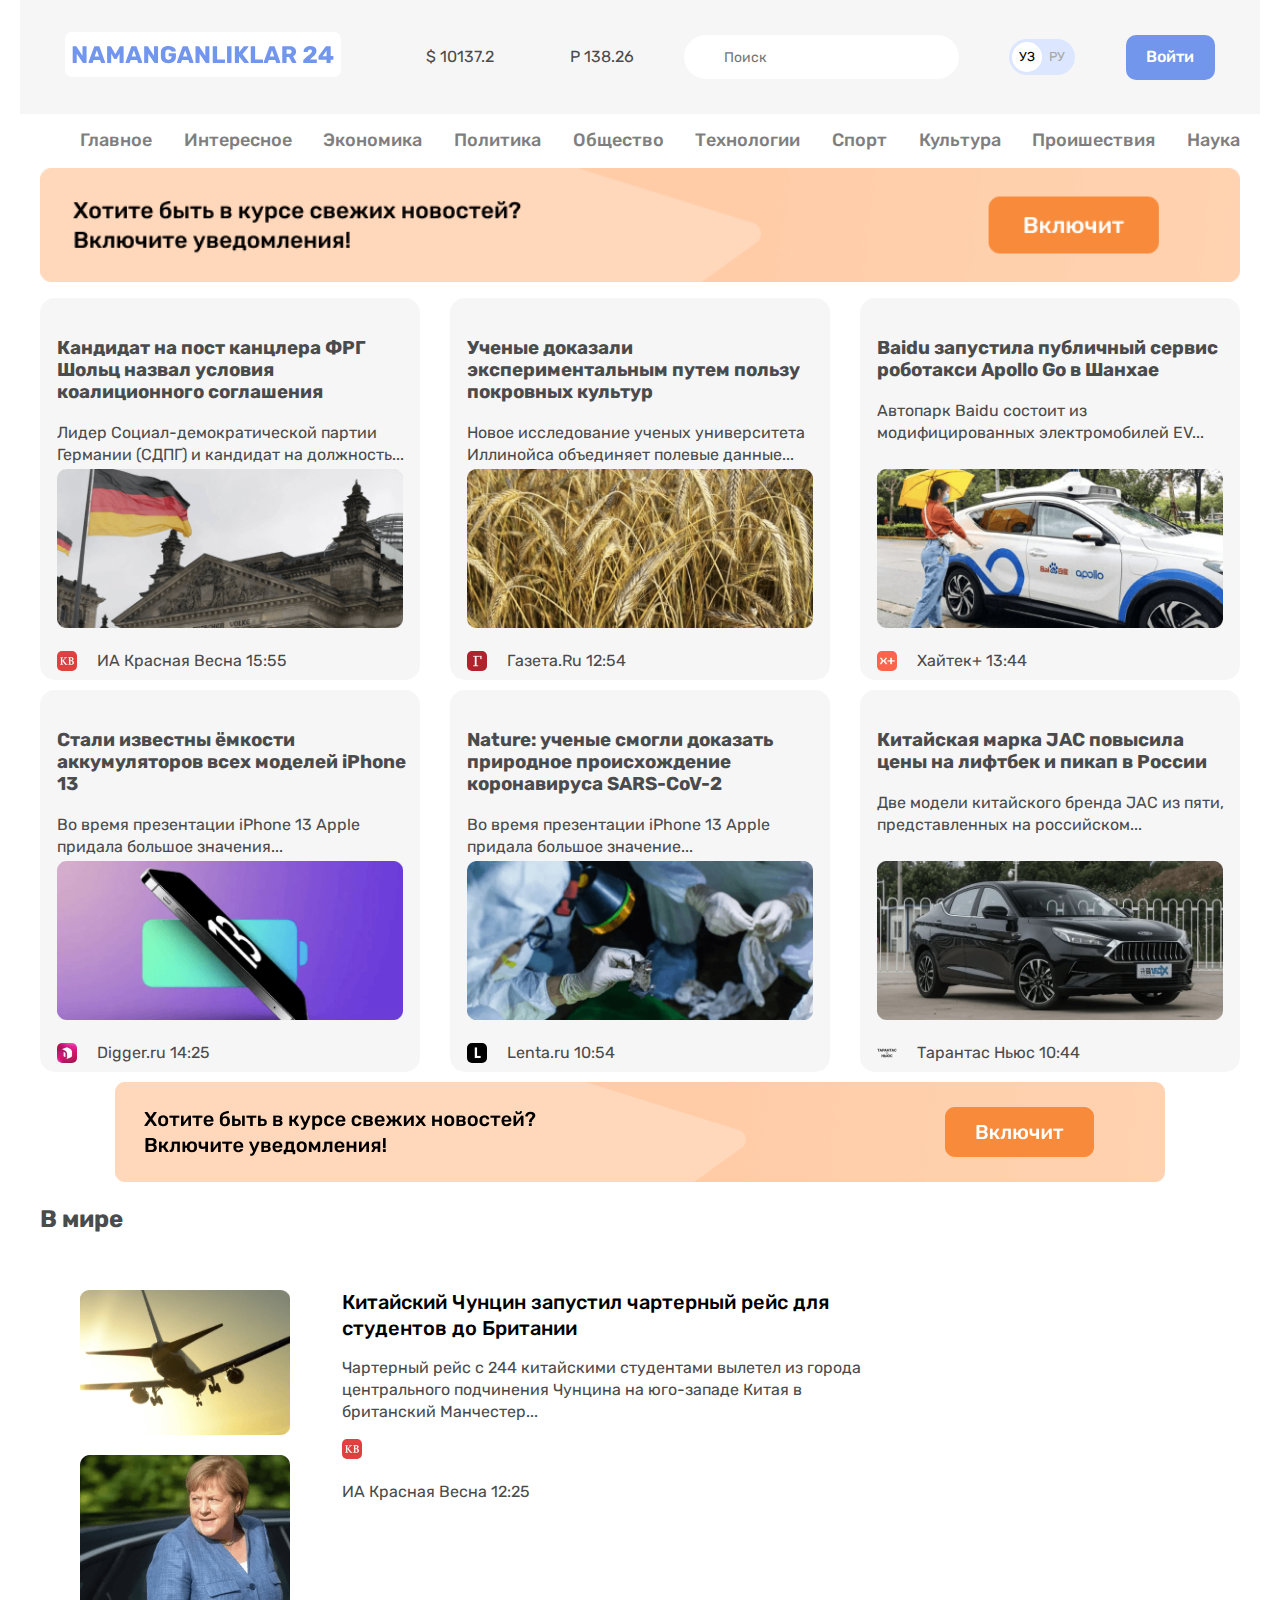
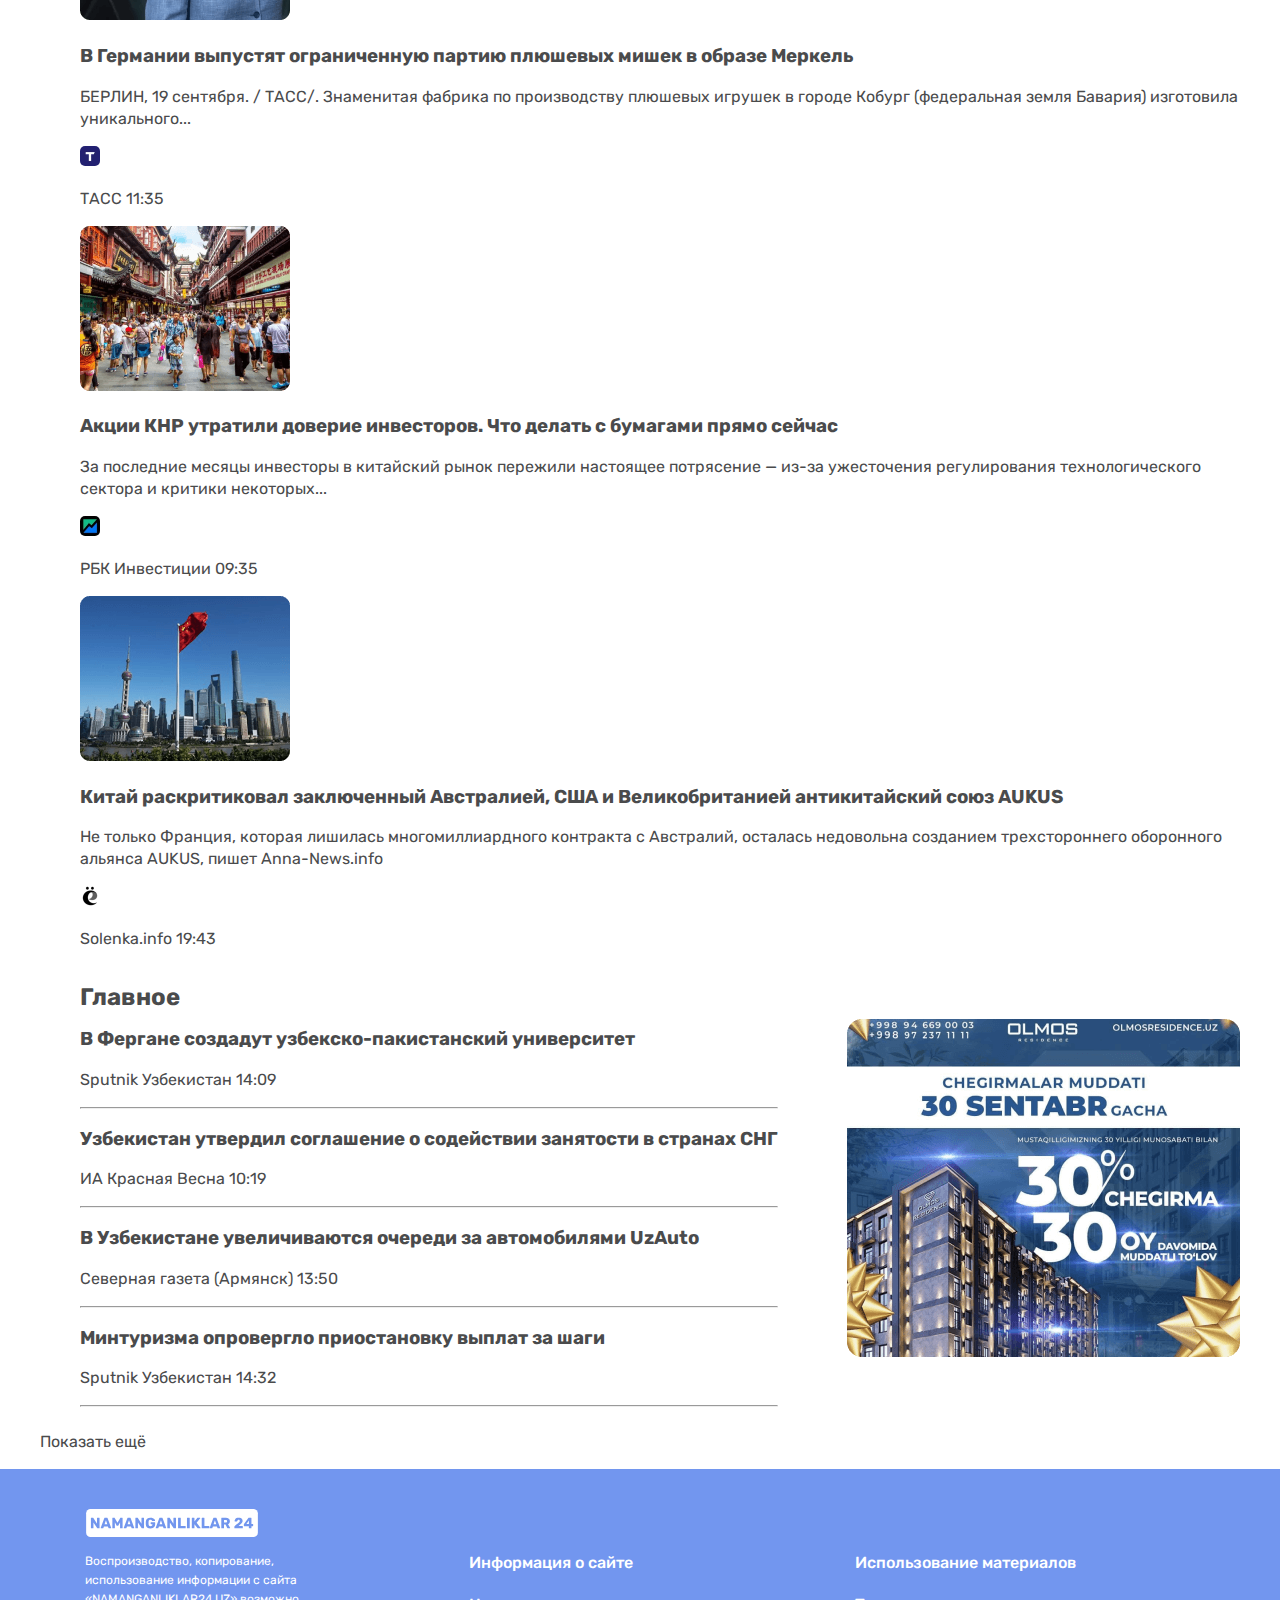
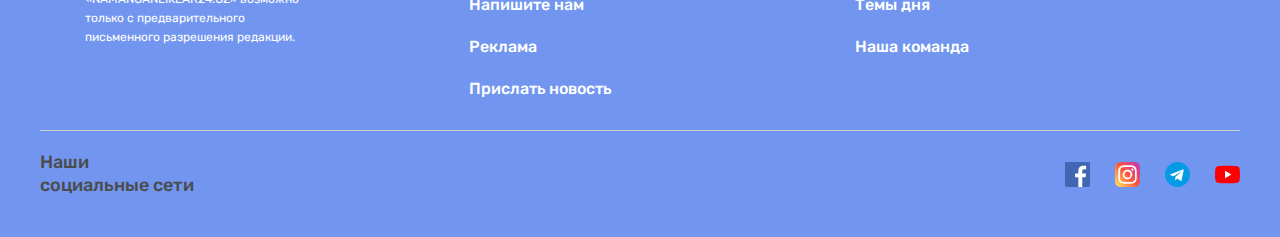
<file: index.html>
<!DOCTYPE html>
<html lang="ru">
<head>
    <meta charset="UTF-8">
    <meta name="viewport" content="width=device-width, initial-scale=1.0">
    <title>Namangan24</title>

    <!-- GOOGLE-FONTS -->
    <link rel="preconnect" href="https://fonts.googleapis.com">
    <link rel="preconnect" href="https://fonts.gstatic.com" crossorigin>
    <link href="https://fonts.googleapis.com/css2?family=Rubik:ital,wght@0,300..900;1,300..900&display=swap" rel="stylesheet">

    <!-- STYLES -->
     <link rel="stylesheet" href="css/normalize.css">
     <link rel="stylesheet" href="css/styles.css">
</head>
<body>
    
    <!-- HEADER -->
<header>
    <div class="header container">
        <a href="index.html"><img src="img/NAMANGANLIKLAR 24.svg" alt="Logo"></a>
        <p class="currency">$ 10137.2</p>
        <p>P 138.26</p>
        <!-- SEARCH -->
        <form class="global-search-form" action="https://echo.htmlacademy.ru" method="get">
            <input class="global-search-from-input" type="search" name="search" placeholder="Поиск" aria-label="Поиск" required>
        </form>

        <!-- LANGUAGE TOGGLEr BUTTON -->
         <div class="lang-toogle">
            <a class="lang-toggle-link lang-toggle-link-active" href="index.html">УЗ</a>
            <a class="lang-toggle-link" href="index.html/ru">РУ</a>
         </div>

         <!-- LOG IN BUTTON -->
        <a class="all-link" href="#">Войти</a>
    </div>
    <div class="container">
        <!-- NAV-BAR -->
        <ul class="nav-bar">
            <li><a href="index.html">Главное</a></li>
            <li><a href="news-list.html">Интересное</a></li>
            <li><a href="news-list.html">Экономика</a></li>
            <li><a href="news-list.html">Политика</a></li>
            <li><a href="news-list.html">Общество</a></li>
            <li><a href="news-list.html">Технологии</a></li>
            <li><a href="news-list.html">Спорт</a></li>
            <li><a href="news-list.html">Культура</a></li>
            <li><a href="news-list.html">Проишествия</a></li>
            <li><a href="news-list.html">Наука</a></li>
         </ul>
    </div>
    <div class="container"><a href="https://uzum.uz" target="_blank"><img src="img/group-33.png" alt="Shopme shop advertising" srcset="img/group-33.png 1x, img/group-33@2x.png 2x" width="1200px" height="128px"></a></div>
</header>

    <!-- MAIN -->
<main>
    
    <section>

        <div class="container">
            <ul class="list-styles cards">
                <li>
                    <div class="cards-column">
                        <div class="text">
                            <h3>Кандидат на пост канцлера ФРГ Шольц назвал условия коалиционного соглашения</h3>
                            <p>Лидер Социал-демократической партии Германии (СДПГ) и кандидат на должность...</p>
                        </div>
                        <img src="img/image-1.png" alt="Flag photo" srcset="img/image-1.png 1x, img/image-1@2x.png 2x" width="359px" height="165px"><br>
                        <div class="logo-text">
                            <img class="logo-img-margin" src="img/logo-1.svg" alt="logo">
                            <p>ИА Красная Весна 15:55</p>
                        </div>
                    </div>
                </li>
                <li>
                    <div class="cards-column">
                        <div class="text">
                            <h3>Ученые доказали экспериментальным путем пользу покровных культур</h3>
                            <p>Новое исследование ученых университета Иллинойса объединяет полевые данные...</p>
                        </div>
                        <img src="img/image-2.png" alt="Wheat" srcset="img/image-2.png 1x, img/image-2@2x.png 2x" width="360px" height="165px"><br>
                        <div class="logo-text">
                            <img class="logo-img-margin" src="img/logo-2.svg" alt="logo">
                            <p>Газета.Ru 12:54</p>
                        </div>
                    </div>
                </li>
                <li>
                    <div class="cards-column">
                        <div class="text">
                            <h3>Baidu запустила публичный сервис роботакси Apollo Go в Шанхае</h3>
                            <p>Автопарк Baidu состоит из модифицированных электромобилей EV...</p>
                        </div>
                        <img src="img/image-3.png" alt="car" srcset="img/image-3.png 1x, img/image-3@2x.png 2x" width="360px" height="165px"><br>
                        <div class="logo-text">
                            <img class="logo-img-margin" src="img/logo-3.svg" alt="logo">
                            <p>Хайтек+ 13:44</p>
                        </div>
                    </div>
                </li>
                <li>
                    <div class="cards-column">
                        <div class="text">
                            <h3>Стали известны ёмкости аккумуляторов всех моделей iPhone 13</h3>
                            <p>Во время презентации iPhone 13 Apple придала большое значения...</p>
                        </div>
                        <img src="img/image-4.png" alt="car" srcset="img/image-4.png 1x, img/image-4@2x.png 2x" width="360px" height="165px"><br>
                        <div class="logo-text">
                            <img class="logo-img-margin" src="img/logo-4.svg" alt="logo">
                            <p>Digger.ru 14:25</p>
                        </div>
                    </div>
                </li>
                <li>
                    <div class="cards-column">
                        <div class="text">
                            <h3>Nature: ученые смогли доказать природное происхождение коронавируса SARS-CoV-2</h3>
                            <p>Во время презентации iPhone 13 Apple придала большое значение...</p>
                        </div>
                        <img src="img/image-5.png" alt="car" srcset="img/image-5.png 1x, img/image-5@2x.png 2x" width="360px" height="165px"><br>
                        <div class="logo-text">
                            <img class="logo-img-margin" src="img/logo-5.svg" alt="logo">
                            <p>Lenta.ru 10:54</p>
                        </div>
                    </div>
                </li>
                <li>
                    <div class="cards-column">
                        <div class="text">
                            <h3>Китайская марка JAC повысила цены на лифтбек и пикап в России</h3>
                            <p>Две модели китайского бренда JAC из пяти, представленных на российском...</p>
                        </div>
                        <img src="img/image-6.png" alt="car" srcset="img/image-6.png 1x, img/image-6@2x.png 2x" width="360px" height="165px"><br>
                        <div class="logo-text">
                            <img class="logo-img-margin" src="img/logo-6.svg" alt="logo">
                            <p>Тарантас Ньюс 10:44</p>
                        </div>
                    </div>
                </li>
            </ul>
        </div>
    </section>

    <div class="container img-group"><img src="img/group-33.png" alt="news"></div>

    <section>
        <div class="container">
            <h2>В мире</h2>
            <ul class="list-styles world">
                        <li>
                            <div class="cards-column-second">
                                <img class="cards-img-second" src="img/image-7.png" alt="airplane" srcset="img/image-7.png 1x, img/image-7@2x.png 2x" width="210px" height="165px"><br>
                                    <div class="text-second">
                                        <h3 class="text-second-header">Китайский Чунцин запустил чартерный рейс для студентов до Британии</h3>
                                        <p>Чартерный рейс с 244 китайскими студентами вылетел из города центрального подчинения Чунцина на юго-западе Китая в британский Манчестер...</p>
                                        <img src="img/logo-7.svg" alt="logo">
                                        <p>ИА Красная Весна 12:25</p>
                                    </div>
                            </div>
                        </li>
                        <li>
                            <div>
                                <img src="img/image-8.png" alt="Angela Merkel" srcset="img/image-8.png 1x, img/image-8@2x.png 2x" width="210px" height="165px"><br>
                                <h3>В Германии выпустят ограниченную партию плюшевых мишек в образе Меркель</h3>
                                <p>БЕРЛИН, 19 сентября. / ТАСС/. Знаменитая фабрика по производству плюшевых игрушек в городе Кобург (федеральная земля Бавария) изготовила уникального...</p>
                                <img src="img/logo-8.svg" alt="logo">
                                <p>ТАСС 11:35</p>
                            </div>
                        </li>
                    <li>
                        <div>
                            <img src="img/image-9.png" alt="China" srcset="img/image-9.png 1x, img/image-9@2x.png 2x" width="210px" height="165px"><br>
                            <h3>Акции КНР утратили доверие инвесторов. Что делать с бумагами прямо сейчас</h3>
                            <p>За последние месяцы инвесторы в китайский рынок пережили настоящее потрясение — из-за ужесточения регулирования технологического сектора и критики некоторых...</p>
                            <img src="img/logo-9.svg" alt="logo">
                            <p>РБК Инвестиции 09:35</p>
                        </div>
                    </li>
                    <li>
                        <div>
                            <img src="img/image-10.png" alt="City" srcset="img/image-10.png 1x, img/image-10@2x.png 2x" width="210px" height="165px"><br>
                            <h3>Китай раскритиковал заключенный Австралией, США и Великобританией антикитайский союз AUKUS</h3>
                            <p>Не только Франция, которая лишилась многомиллиардного контракта с Австралий, осталась недовольна созданием трехстороннего оборонного альянса AUKUS, пишет Anna-News.info</p>
                            <img src="img/logo-10.svg" alt="logo">
                            <p>Solenka.info 19:43</p>
                        </div>
                    </li>
                    <li>
                    <div>
                        <h2>Главное</h2>
                        <h3>В Фергане создадут узбекско-пакистанский университет</h3>
                        <p>Sputnik Узбекистан 14:09</p>
                        <hr>
                        <h3>Узбекистан утвердил соглашение о содействии занятости в странах СНГ</h3>
                        <p>ИА Красная Весна 10:19</p>
                        <hr>
                        <h3>В Узбекистане увеличиваются очереди за автомобилями UzAuto</h3>
                        <p>Северная газета (Армянск) 13:50</p>
                        <hr>
                        <h3>Минтуризма опровергло приостановку выплат за шаги</h3>
                        <p>Sputnik Узбекистан 14:32</p>
                        <hr>
                                        </li>
                                        <li>
                        <img src="img/olmos.png" alt="City" srcset="img/olmos.png 1x, img/olmos@2x.png 2x" width="393px" height="338px">
                                        </li>
                    </div>
            </ul>
            <div class="container">
                <p class="see-more">Показать ещё</p>
            </div>
        </div>
    
    </section>
</main>


<!-- SITE-FOOTER -->
<footer class="site-footer">
    <div class="container">
        <div class="site-footer-logo-wrapper">
            <a class="site-footer-logo" href="index.html">
                <img class="site-footer-logo-img" src="./img/NAMANGANLIKLAR 24.svg" alt=" N24 logo" width="264" height="28">
            </a>
        </div>

        <div class="site-footer-about-links">
            <div class="site-footer-about">
                Воспроизводство, копирование, использование информации с сайта «NAMANGANLIKLAR24.UZ» возможно только с предварительного письменного разрешения редакции.
            </div>

            <div class="site-footer-links-wrapper">
                <ul class="site-footer-links">
                    <li class="site-footer-links-item">
                        <a class="site-footer-link" href="#">Информация о сайте</a>
                    </li>
                    <li class="site-footer-links-item">
                        <a class="site-footer-link" href="#">Напишите нам</a>
                    </li>
                    <li class="site-footer-links-item">
                        <a class="site-footer-link" href="#">Реклама</a>
                    </li>
                    <li class="site-footer-links-item">
                        <a class="site-footer-link" href="#">Прислать новость</a>
                    </li>
                </ul>

                <ul class="site-footer-links">
                    <li class="site-footer-links-item">
                        <a class="site-footer-link" href="#">Использование материалов</a>
                    </li>
                    <li class="site-footer-links-item">
                        <a class="site-footer-link" href="#">Темы дня</a>
                    </li>
                    <li class="site-footer-links-item">
                        <a class="site-footer-link" href="#">Наша команда</a>
                    </li>
                </ul>
            </div>
        </div>

        <hr class="site-footer-divider">

        <div class="site-footer-socials">
            <h2 class="site-footer-socials-heading">Наши социальные сети</h2>
            <ul class="site-footer-socials-list">
                <li class="site-footer-socials-item">
                    <a class="site-footer-socials-link" href="#" target="_blank">
                        <img class="site-footer-socials-icon" src="./img/free-icon-facebook-1384053 1.svg" alt="Facebook" width="25" height="25">
                    </a>
                </li>
                <li class="site-footer-socials-item">
                    <a class="site-footer-socials-link" href="#" target="_blank">
                        <img class="site-footer-socials-icon" src="./img/free-icon-instagram-2111463 1.svg" alt="Instagram" width="25" height="25">
                    </a>
                </li>
                <li class="site-footer-socials-item">
                    <a class="site-footer-socials-link" href="#" target="_blank">
                        <img class="site-footer-socials-icon" src="./img/free-icon-telegram-2111646 1.svg" alt="Telegram" width="25" height="25">
                    </a>
                </li>
                <li class="site-footer-socials-item">
                    <a class="site-footer-socials-link" href="#" target="_blank">
                        <img class="site-footer-socials-icon" src="./img/free-icon-youtube-1384060 1.svg" alt="Youtube" width="25" height="25">
                    </a>
                </li>
            </ul>
        </div>
    </div>
    

    <!-- <div class="container">
        <img src="img/NAMANGANLIKLAR 24.svg" alt="Logo">
        <p>Воспроизводство, копирование, использование информации с сайта «NAMANGANLIKLAR24.UZ» возможно только с предварительного письменного разрешения редакции.</p>
        <ul class="list-styles">
            <li><a class="all-link" href="#">Информация о сайте</a></li>
            <li><a class="all-link" href="#">Напишите нам</a></li>
            <li><a class="all-link" href="#">Реклама</a></li>
            <li><a class="all-link" href="#">Прислать новость</a></li>
            <li><a class="all-link" href="#">Использование материалов</a></li>
            <li><a class="all-link" href="#">Темы дня</a></li>
            <li><a class="all-link" href="#">Наша команда</a></li>
        </ul>
        <hr>
        <a href="#">Наши социальные сети</a>
        <img src="img/free-icon-facebook-1384053 1.svg" alt="icon">
        <img src="img/free-icon-instagram-2111463 1.svg" alt="icon">
        <img src="img/free-icon-telegram-2111646 1.svg" alt="icon">
        <img src="img/free-icon-youtube-1384060 1.svg" alt="icon">
    </div> -->

</footer>

</body>
</html>
</file>
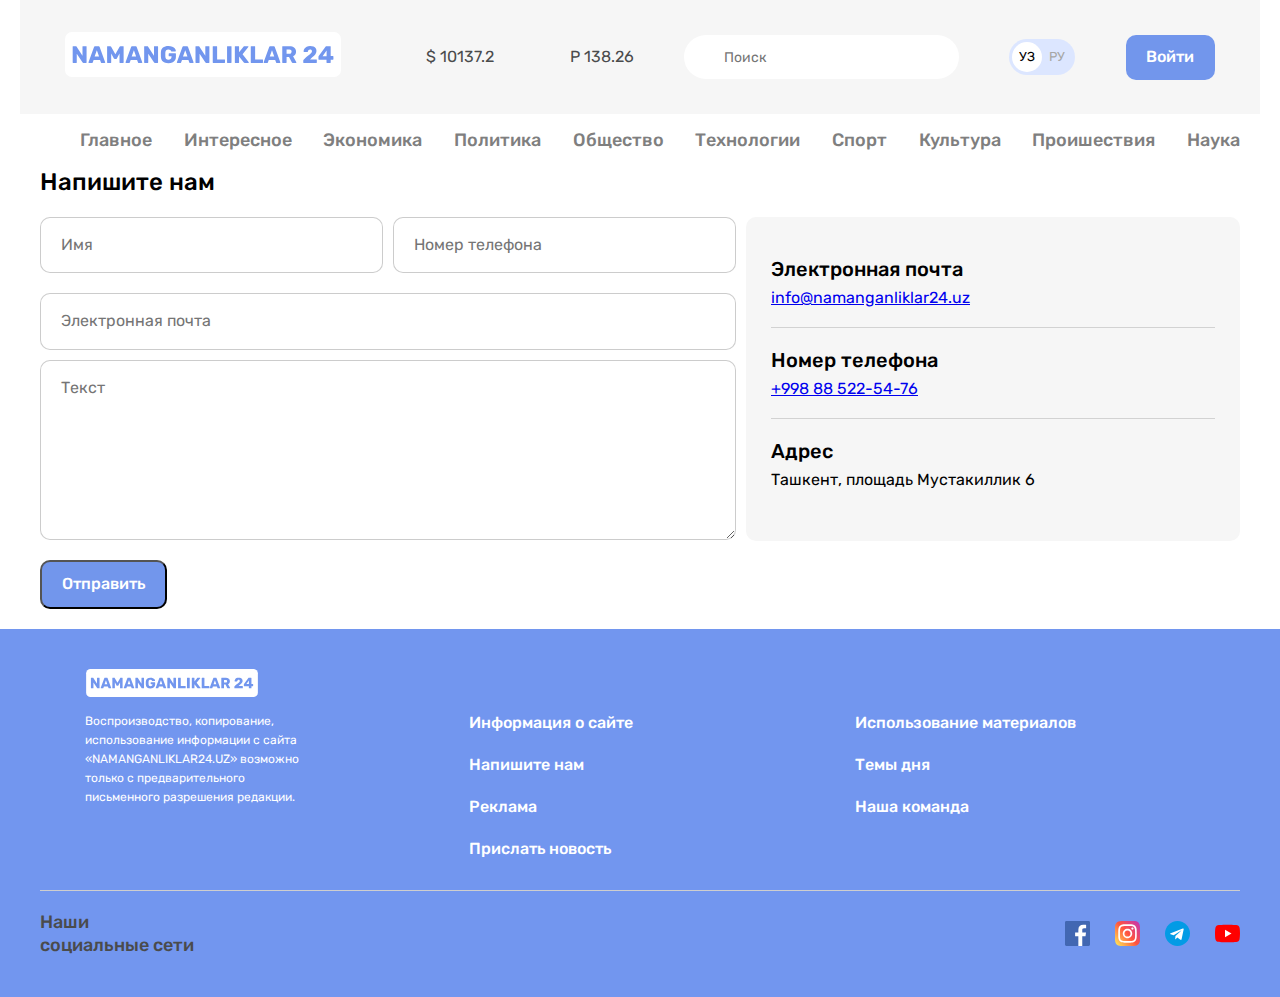
<file: contact.html>
<!DOCTYPE html>
<html lang="ru">
<head>
    <meta charset="UTF-8">
    <meta name="viewport" content="width=device-width, initial-scale=1.0">
    <title>Контакт N24</title>

    <!-- GOOGLE-FONTS -->
    <link rel="preconnect" href="https://fonts.googleapis.com">
    <link rel="preconnect" href="https://fonts.gstatic.com" crossorigin>
    <link href="https://fonts.googleapis.com/css2?family=Rubik:ital,wght@0,300..900;1,300..900&display=swap" rel="stylesheet">

    <!-- STYLES -->
     <link rel="stylesheet" href="css/normalize.css">
     <link rel="stylesheet" href="css/styles.css">
</head>
<body>
    
    <!--SITE-HEADER -->
<header>
    <div class="header container">
        <a href="index.html"><img src="img/NAMANGANLIKLAR 24.svg" alt="Logo"></a>
        <p class="currency">$ 10137.2</p>
        <p>P 138.26</p>
        <!-- SEARCH -->
        <form class="global-search-form" action="https://echo.htmlacademy.ru" method="get">
            <input class="global-search-from-input" type="search" name="search" placeholder="Поиск" aria-label="Поиск" required>
        </form>

        <!-- LANGUAGE TOGGLEr BUTTON -->
         <div class="lang-toogle">
            <a class="lang-toggle-link lang-toggle-link-active" href="index.html">УЗ</a>
            <a class="lang-toggle-link" href="index.html/ru">РУ</a>
         </div>

         <!-- LOG IN BUTTON -->
        <a class="all-link" href="#">Войти</a>
    </div>
    <div class="container">
        <!-- NAV-BAR -->
        <ul class="nav-bar">
            <li><a href="index.html">Главное</a></li>
            <li><a href="news-list.html">Интересное</a></li>
            <li><a href="news-list.html">Экономика</a></li>
            <li><a href="news-list.html">Политика</a></li>
            <li><a href="news-list.html">Общество</a></li>
            <li><a href="news-list.html">Технологии</a></li>
            <li><a href="news-list.html">Спорт</a></li>
            <li><a href="news-list.html">Культура</a></li>
            <li><a href="news-list.html">Проишествия</a></li>
            <li><a href="news-list.html">Наука</a></li>
         </ul>
    </div>
</header>

    <!-- MAIN-CONTENT -->
<main class="main-content">
    <div class="container">

        <div class="contact-page">
            <h1 class="contact-page-heading">Напишите нам</h1>

            <div class="contact-page-content">
                <form class="contact-page-form form" action="https://echo.htmlacademy.ru" method="POST">
                    <div class="form-fields">
                            <div class="form-group-wrapper">
                                <div class="form-group">
                                    <input class="form-field" type="text" name="name" placeholder="Имя" aria-label="Имя" required>
                                </div>
                                <div class="form-group">
                                    <input class="form-field" type="tel" name="phone_number" placeholder="Номер телефона" aria-label="Номер телефона" required>
                                </div>
                            </div>
                        <div class="form-group">
                            <input class="form-field" type="email" name="email" placeholder="Электронная почта" aria-label="Электронная почта" required>
                        </div>
                        <div class="form-group">
                            <textarea class="form-field form-field-textarea" name="message" placeholder="Текст" aria-label="Текст" required></textarea>
                        </div>
                    </div>
                    <button class="button button-primary" type="submit">Отправить</button>
                </form>

                <div class="contact-page-info">
                    <dl class="contact-page-definitions-card definitions-card">
                        <div class="definitions-card-item">
                            <dt class="definitions-card-title">Электронная почта</dt>
                            <dt class="definitions-card-value"><a href="mailto:info@namanganliklar24.uz">info@namanganliklar24.uz</a></dt>
                        </div>

                        <div class="definitions-card-item">
                            <dt class="definitions-card-title">Номер телефона</dt>
                            <dt class="definitions-card-value"><a href="tel:+998885225476">+998 88 522-54-76</a></dt>
                        </div>

                        <div class="definitions-card-item">
                            <dt class="definitions-card-title">Адрес</dt>
                            <dt class="definitions-card-value">Ташкент, площадь Мустакиллик 6</dt>
                        </div>
                    </dl>
                </div>
            </div>
        </div>
    
    </div>
</main>



<!-- SITE-FOOTER -->
<footer class="site-footer">
    <div class="container">
        <div class="site-footer-logo-wrapper">
            <a class="site-footer-logo" href="index.html">
                <img class="site-footer-logo-img" src="./img/NAMANGANLIKLAR 24.svg" alt=" N24 logo" width="264" height="28">
            </a>
        </div>

        <div class="site-footer-about-links">
            <div class="site-footer-about">
                Воспроизводство, копирование, использование информации с сайта «NAMANGANLIKLAR24.UZ» возможно только с предварительного письменного разрешения редакции.
            </div>

            <div class="site-footer-links-wrapper">
                <ul class="site-footer-links">
                    <li class="site-footer-links-item">
                        <a class="site-footer-link" href="#">Информация о сайте</a>
                    </li>
                    <li class="site-footer-links-item">
                        <a class="site-footer-link" href="#">Напишите нам</a>
                    </li>
                    <li class="site-footer-links-item">
                        <a class="site-footer-link" href="#">Реклама</a>
                    </li>
                    <li class="site-footer-links-item">
                        <a class="site-footer-link" href="#">Прислать новость</a>
                    </li>
                </ul>

                <ul class="site-footer-links">
                    <li class="site-footer-links-item">
                        <a class="site-footer-link" href="#">Использование материалов</a>
                    </li>
                    <li class="site-footer-links-item">
                        <a class="site-footer-link" href="#">Темы дня</a>
                    </li>
                    <li class="site-footer-links-item">
                        <a class="site-footer-link" href="#">Наша команда</a>
                    </li>
                </ul>
            </div>
        </div>

        <hr class="site-footer-divider">

        <div class="site-footer-socials">
            <h2 class="site-footer-socials-heading">Наши социальные сети</h2>
            <ul class="site-footer-socials-list">
                <li class="site-footer-socials-item">
                    <a class="site-footer-socials-link" href="#" target="_blank">
                        <img class="site-footer-socials-icon" src="./img/free-icon-facebook-1384053 1.svg" alt="Facebook" width="25" height="25">
                    </a>
                </li>
                <li class="site-footer-socials-item">
                    <a class="site-footer-socials-link" href="#" target="_blank">
                        <img class="site-footer-socials-icon" src="./img/free-icon-instagram-2111463 1.svg" alt="Instagram" width="25" height="25">
                    </a>
                </li>
                <li class="site-footer-socials-item">
                    <a class="site-footer-socials-link" href="#" target="_blank">
                        <img class="site-footer-socials-icon" src="./img/free-icon-telegram-2111646 1.svg" alt="Telegram" width="25" height="25">
                    </a>
                </li>
                <li class="site-footer-socials-item">
                    <a class="site-footer-socials-link" href="#" target="_blank">
                        <img class="site-footer-socials-icon" src="./img/free-icon-youtube-1384060 1.svg" alt="Youtube" width="25" height="25">
                    </a>
                </li>
            </ul>
        </div>
    </div>
    

    <!-- <div class="container">
        <img src="img/NAMANGANLIKLAR 24.svg" alt="Logo">
        <p>Воспроизводство, копирование, использование информации с сайта «NAMANGANLIKLAR24.UZ» возможно только с предварительного письменного разрешения редакции.</p>
        <ul class="list-styles">
            <li><a class="all-link" href="#">Информация о сайте</a></li>
            <li><a class="all-link" href="#">Напишите нам</a></li>
            <li><a class="all-link" href="#">Реклама</a></li>
            <li><a class="all-link" href="#">Прислать новость</a></li>
            <li><a class="all-link" href="#">Использование материалов</a></li>
            <li><a class="all-link" href="#">Темы дня</a></li>
            <li><a class="all-link" href="#">Наша команда</a></li>
        </ul>
        <hr>
        <a href="#">Наши социальные сети</a>
        <img src="img/free-icon-facebook-1384053 1.svg" alt="icon">
        <img src="img/free-icon-instagram-2111463 1.svg" alt="icon">
        <img src="img/free-icon-telegram-2111646 1.svg" alt="icon">
        <img src="img/free-icon-youtube-1384060 1.svg" alt="icon">
    </div> -->

</footer>

</body>
</html>
</file>
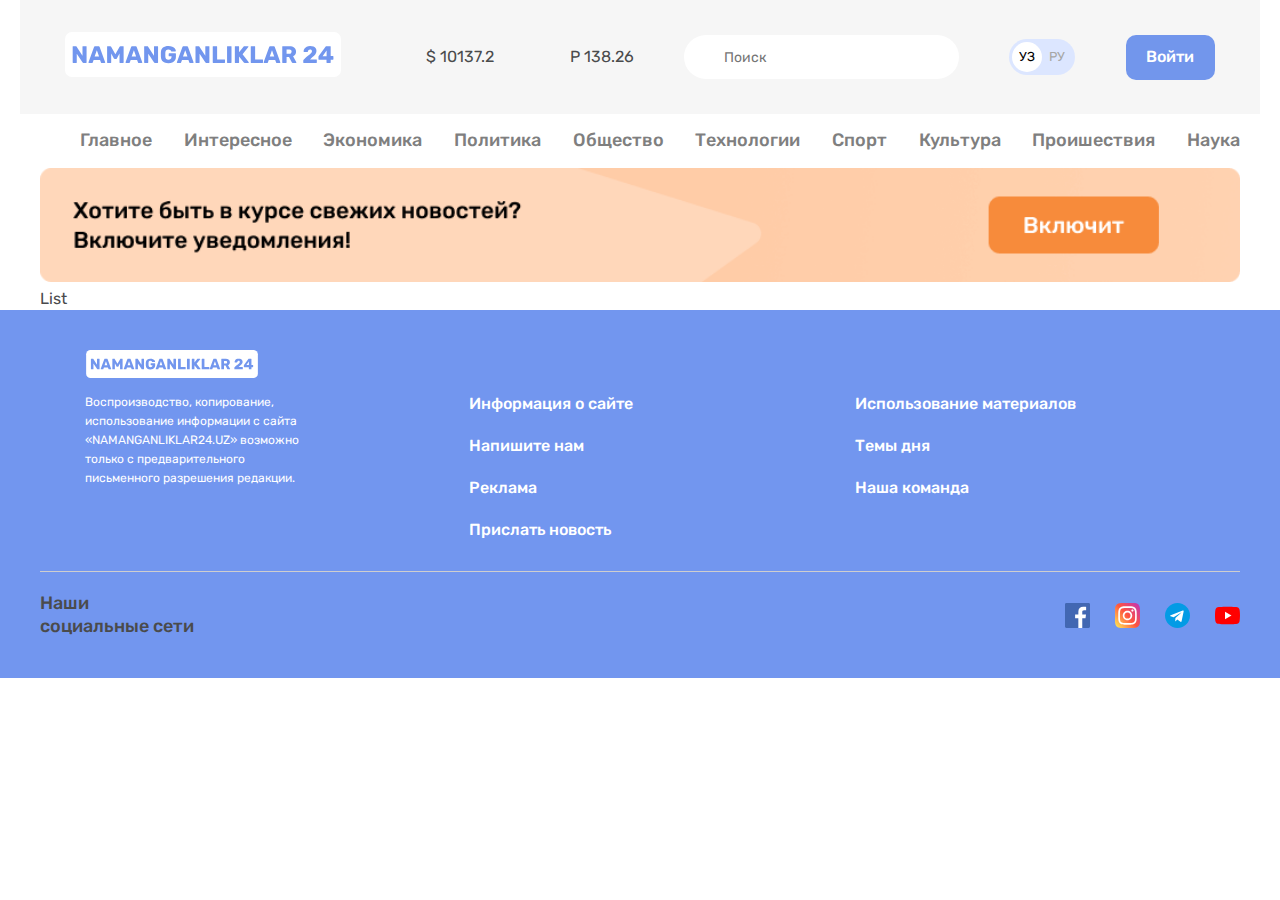
<file: news-list.html>
<!DOCTYPE html>
<html lang="ru">
<head>
    <meta charset="UTF-8">
    <meta name="viewport" content="width=device-width, initial-scale=1.0">
    <title>Категория N24</title>

    <!-- GOOGLE-FONTS -->
    <link rel="preconnect" href="https://fonts.googleapis.com">
    <link rel="preconnect" href="https://fonts.gstatic.com" crossorigin>
    <link href="https://fonts.googleapis.com/css2?family=Rubik:ital,wght@0,300..900;1,300..900&display=swap" rel="stylesheet">

    <!-- STYLES -->
     <link rel="stylesheet" href="css/normalize.css">
     <link rel="stylesheet" href="css/styles.css">
</head>
<body>
    
    <!--SITE-HEADER -->
<header>
    <div class="header container">
        <a href="index.html"><img src="img/NAMANGANLIKLAR 24.svg" alt="Logo"></a>
        <p class="currency">$ 10137.2</p>
        <p>P 138.26</p>
        <!-- SEARCH -->
        <form class="global-search-form" action="https://echo.htmlacademy.ru" method="get">
            <input class="global-search-from-input" type="search" name="search" placeholder="Поиск" aria-label="Поиск" required>
        </form>

        <!-- LANGUAGE TOGGLEr BUTTON -->
         <div class="lang-toogle">
            <a class="lang-toggle-link lang-toggle-link-active" href="index.html">УЗ</a>
            <a class="lang-toggle-link" href="index.html/ru">РУ</a>
         </div>

         <!-- LOG IN BUTTON -->
        <a class="all-link" href="#">Войти</a>
    </div>
    <div class="container">
        <!-- NAV-BAR -->
        <ul class="nav-bar">
            <li><a href="index.html">Главное</a></li>
            <li><a href="news-list.html">Интересное</a></li>
            <li><a href="news-list.html">Экономика</a></li>
            <li><a href="news-list.html">Политика</a></li>
            <li><a href="news-list.html">Общество</a></li>
            <li><a href="news-list.html">Технологии</a></li>
            <li><a href="news-list.html">Спорт</a></li>
            <li><a href="news-list.html">Культура</a></li>
            <li><a href="news-list.html">Проишествия</a></li>
            <li><a href="news-list.html">Наука</a></li>
         </ul>
    </div>
    <div class="container"><a href="https://uzum.uz" target="_blank"><img src="img/group-33.png" alt="Shopme shop advertising" srcset="img/group-33.png 1x, img/group-33@2x.png 2x" width="1200px" height="128px"></a></div>
</header>

    <!-- MAIN-CONTENT -->
<main>
    <div class="container">


        List


    
    </div>
</main>


<!-- SITE-FOOTER -->
<footer class="site-footer">
    <div class="container">
        <div class="site-footer-logo-wrapper">
            <a class="site-footer-logo" href="index.html">
                <img class="site-footer-logo-img" src="./img/NAMANGANLIKLAR 24.svg" alt=" N24 logo" width="264" height="28">
            </a>
        </div>

        <div class="site-footer-about-links">
            <div class="site-footer-about">
                Воспроизводство, копирование, использование информации с сайта «NAMANGANLIKLAR24.UZ» возможно только с предварительного письменного разрешения редакции.
            </div>

            <div class="site-footer-links-wrapper">
                <ul class="site-footer-links">
                    <li class="site-footer-links-item">
                        <a class="site-footer-link" href="#">Информация о сайте</a>
                    </li>
                    <li class="site-footer-links-item">
                        <a class="site-footer-link" href="#">Напишите нам</a>
                    </li>
                    <li class="site-footer-links-item">
                        <a class="site-footer-link" href="#">Реклама</a>
                    </li>
                    <li class="site-footer-links-item">
                        <a class="site-footer-link" href="#">Прислать новость</a>
                    </li>
                </ul>

                <ul class="site-footer-links">
                    <li class="site-footer-links-item">
                        <a class="site-footer-link" href="#">Использование материалов</a>
                    </li>
                    <li class="site-footer-links-item">
                        <a class="site-footer-link" href="#">Темы дня</a>
                    </li>
                    <li class="site-footer-links-item">
                        <a class="site-footer-link" href="#">Наша команда</a>
                    </li>
                </ul>
            </div>
        </div>

        <hr class="site-footer-divider">

        <div class="site-footer-socials">
            <h2 class="site-footer-socials-heading">Наши социальные сети</h2>
            <ul class="site-footer-socials-list">
                <li class="site-footer-socials-item">
                    <a class="site-footer-socials-link" href="#" target="_blank">
                        <img class="site-footer-socials-icon" src="./img/free-icon-facebook-1384053 1.svg" alt="Facebook" width="25" height="25">
                    </a>
                </li>
                <li class="site-footer-socials-item">
                    <a class="site-footer-socials-link" href="#" target="_blank">
                        <img class="site-footer-socials-icon" src="./img/free-icon-instagram-2111463 1.svg" alt="Instagram" width="25" height="25">
                    </a>
                </li>
                <li class="site-footer-socials-item">
                    <a class="site-footer-socials-link" href="#" target="_blank">
                        <img class="site-footer-socials-icon" src="./img/free-icon-telegram-2111646 1.svg" alt="Telegram" width="25" height="25">
                    </a>
                </li>
                <li class="site-footer-socials-item">
                    <a class="site-footer-socials-link" href="#" target="_blank">
                        <img class="site-footer-socials-icon" src="./img/free-icon-youtube-1384060 1.svg" alt="Youtube" width="25" height="25">
                    </a>
                </li>
            </ul>
        </div>
    </div>
    

    <!-- <div class="container">
        <img src="img/NAMANGANLIKLAR 24.svg" alt="Logo">
        <p>Воспроизводство, копирование, использование информации с сайта «NAMANGANLIKLAR24.UZ» возможно только с предварительного письменного разрешения редакции.</p>
        <ul class="list-styles">
            <li><a class="all-link" href="#">Информация о сайте</a></li>
            <li><a class="all-link" href="#">Напишите нам</a></li>
            <li><a class="all-link" href="#">Реклама</a></li>
            <li><a class="all-link" href="#">Прислать новость</a></li>
            <li><a class="all-link" href="#">Использование материалов</a></li>
            <li><a class="all-link" href="#">Темы дня</a></li>
            <li><a class="all-link" href="#">Наша команда</a></li>
        </ul>
        <hr>
        <a href="#">Наши социальные сети</a>
        <img src="img/free-icon-facebook-1384053 1.svg" alt="icon">
        <img src="img/free-icon-instagram-2111463 1.svg" alt="icon">
        <img src="img/free-icon-telegram-2111646 1.svg" alt="icon">
        <img src="img/free-icon-youtube-1384060 1.svg" alt="icon">
    </div> -->

</footer>

</body>
</html>
</file>
<file: css/styles.css>
/* GLOBAL */
* {
    box-sizing: border-box;
}

html {
    height: 100%;
    scroll-behavior: smooth;
}

body {
    display: flex;
    flex-direction: column;
    height: 100%;
    padding: 0;
    margin: 0;
    font-family: "Rubik", "Arial", sans-serif ;
    font-weight: 16px;
    line-height: 22px;
    background-color: #fff;
    color: #4a4b4c;
}

img {
    max-width: 100%;
    height: auto;
}

.all-link {
    text-decoration: none;
    list-style: none;
}

*:focus {
    outline: 2px dashed #7296ec;
    outline-offset: 3px;
}

.list-styles {
    list-style: none;
}

/* CONTAINER */
.container {
    width: 100%;
    max-width: 1240px;
    padding-left: 20px;
    padding-right: 20px;
    margin-right: auto;
    margin-left: auto;
}

/* HEADER */
.header {
    display: flex;
    justify-content: space-around;
    align-items: center;
    padding-top: 30px;
    padding-bottom: 30px;
    background-color: rgba(246, 246, 246, 1);
}

.currency {
    margin-left: 35px;
    margin-right: 25px;
}

.global-search-from-input {
    width: 275px;
    font-family: Rubik;
    font-size: 14px;
    font-weight: 400;
    line-height: 16.59px;
    text-align: left;
    color: rgba(141, 141, 141, 1);
    border: 0;
    border-radius: 60px;
    padding-left: 40px;
    padding-top: 15px;
    padding-bottom: 13px;
    padding-right: 20px;
}

/* LANG-TOGGLE */
.lang-toogle {
    display: flex;
    padding: 3px;
    border-radius: 39px;
    background-color: rgba(220, 230, 255, 1);
    
}

.lang-toggle-link {
    width: 30px;
    height: 30px;
    font-size: 13px;
    line-height: 30px;
    color:rgba(166, 166, 166, 1);
    border-radius: 50%;
    text-align: center;
    text-decoration: none;
}

.lang-toggle-link-active {
    background-color: #fff;
    color: black;
}

.all-link {
    width: 89px;
    height: 45px;
    font-family: Rubik;
    font-size: 16px;
    font-weight: 500;
    line-height: 18.96px;
    text-align: left;
    padding: 13px 20px 13px 20px;
    border-radius: 10px;
    background-color: rgba(114, 150, 236, 1);
    color: #fff;
    ;

}

/* NAV_BAR */
.nav-bar {
    display: flex;
    justify-content: space-between;
    align-items: center;
    list-style: none;
}

header ul a {
    text-decoration: none;
    font-family: Rubik;
    font-size: 18px;
    font-weight: 500;
    line-height: 21.33px;
    text-align: center;
    color: rgba(127, 127, 127, 1);
}
/* MAIN */

/* CARDS */
.cards {
    padding: 0;
    margin: 0;
    display: flex;
    flex-wrap: wrap;
    justify-content: space-between;
    align-items: center;
}
.cards-column {
   width: 380px;
   height: 382px;
   border-radius: 15px;
   background-color: rgba(246, 246, 246, 1);
   padding: 20px 17px 15px 17px;
   margin-top: 10px;
}

.text {
    width: 358px;
    height: 132px;
}

.logo-text {
    display: flex;
}

.logo-img-margin {
    margin-right: 20px;
}

.img-group {
    margin-top: 10px;
    text-align: center;
}

/* SECTION WORLD */
.world {
    display: flex;
    flex-wrap: wrap;
    justify-content: space-between;
    align-items: center;
}


.cards-column-second {
    width: 797px;
    height: 205px;
    display: flex;
    justify-content: space-between;
    align-items: center;
}

.cards-img-second {
    width: 210px;
    height: 165px;
    padding-top: 20px;
}

.text-second {
    width: 535px;
    height: 128px;
}

.text-second-header {
    padding: 0;
    margin: 0;
    font-family: Rubik;
    font-size: 20px;
    font-weight: 500;
    line-height: 26px;
    text-align: left;
    color: black;
}

/* SITE-FOOTER */
.site-footer {
    padding-top: 40px;
    padding-bottom: 40px;
    background-color: #7296ef;
}

.site-footer *:focus {
 outline: 2px dashed #fff;
}

.site-footer-logo-wrapper {
    display: flex;
    margin-bottom: 15px;
}

.site-footer-logo {
    display: flex;
}

.site-footer-logo:hover {
    opacity: 0.8;
}

.site-footer-logo:active {
    opacity: 0.6;
}


.site-footer-logo-img {
    width: 264px;
    height: 28px;
}

.site-footer-about-links {
    display: flex;
}

.site-footer-about {
    width: 229px;
    margin-right: 155px;
    margin-left: 45px;
    font-size: 12px;
    line-height: 19px;
    color: #fff;
}

.site-footer-links-wrapper {
    display: flex;
    flex-grow: 1;
}

.site-footer-links {
    width: 50%;
    padding-left: 0;
    padding-right: 24px;
    margin: 0;
    list-style: none;
    font-weight: 500;

}

.site-footer-links-item:not(:last-child) {
    margin-bottom: 20px;
}

.site-footer-link {
    display: inline-block;
    color: #fff;
    text-decoration: none;
}

.site-footer-link:hover {
    text-decoration: underline;
}

.site-footer-divider {
    height: 1px;
    border: 0;
    margin-top: 30px;
    margin-bottom: 20px;
    background-color: #cecece;
}

.site-footer-socials {
    display: flex;
    justify-content: space-between;
    align-items: center;
}
.site-footer-socials-heading {
    width: 160px;
    margin: 0;
    font-size: 18px;
    line-height: 23px;
    font-weight: 500;
}

.site-footer-socials-list {
    display: flex;
    align-items: center;
    padding: 0;
    margin: 0;
    list-style: none;
}

.site-footer-socials-item:not(:last-child) {
    margin-right: 25px;
}

.site-footer-socials-link {
    display: flex;
}

.site-footer-socials-icon {
    flex-shrink: 0;
    width: 25px;
    height: 25px;
    object-fit: contain;
}

/* CONTACT-PAGE */
.contact-page {

}
.contact-page-heading {
    margin-top: 0;
    margin-bottom: 20px;
    font-size: 24px;
    line-height: 29px;
    font-weight: 500;
    color: #000;
}
.contact-page-content {
    display: flex;
}

.contact-page-form {
    width: 696px;
}

.form {
}

.form-group-wrapper {
    display: flex;
    justify-content: space-between;
}

.form-group-wrapper:not(:last-child) {
    margin-bottom: 10px;
}

.form-group-wrapper .form-group {
    width: calc(50% - 5px);
    margin-bottom: 0;
}

.form-group:not(:last-child) {
    margin-bottom: 10px;
}

.form-field {
    display: block;
    width: 100%;
    padding: 18px 20px;
    border: 1px solid rgba(0, 0, 0, 0.2);
    border-radius: 10px;
}

.form-field-textarea {
    min-height: 180px;
    resize: vertical;
}

.button {
    width: auto;
    height: auto;
    margin-top: 20px;
    margin-bottom: 20px;
    font-family: Rubik;
    font-size: 16px;
    font-weight: 500;
    line-height: 18.96px;
    text-align: left;
    padding: 13px 20px 13px 20px;
    border-radius: 10px;
    background-color: rgba(114, 150, 236, 1);
    color: #fff;
    ;
}

.button:hover {
    opacity: 0.8;
}

.button:active {
    opacity: 0.6;
}

/* CONTACT-PAGE */

.contact-page-info {
    width: 494px;
    margin-left: 10px;
}

.contact-page-definitions-card {
    height: 323.53px;
}

.definitions-card {
    padding: 40px 25px;
    margin: 0;
    border-radius: 10px;
    background-color: #f6f6f6;
    color: #000;
}
.definitions-card-item {
    padding-top: 20px;
    padding-bottom: 20px;
}

.definitions-card-item:nth-of-type(1) {
    padding-top: 0;
}

.definitions-card-item:not(:last-child) {
    border-bottom: 1px solid #d2d2d2;
}

.definitions-card-title {
    margin-bottom: 7px;
    font-size: 20px;
    line-height: 24px;
    font-weight: 500;
}

.definitions-card-value {
    font-size: 16px;
    line-height: 19px;
    margin: 0;
}
</file>
